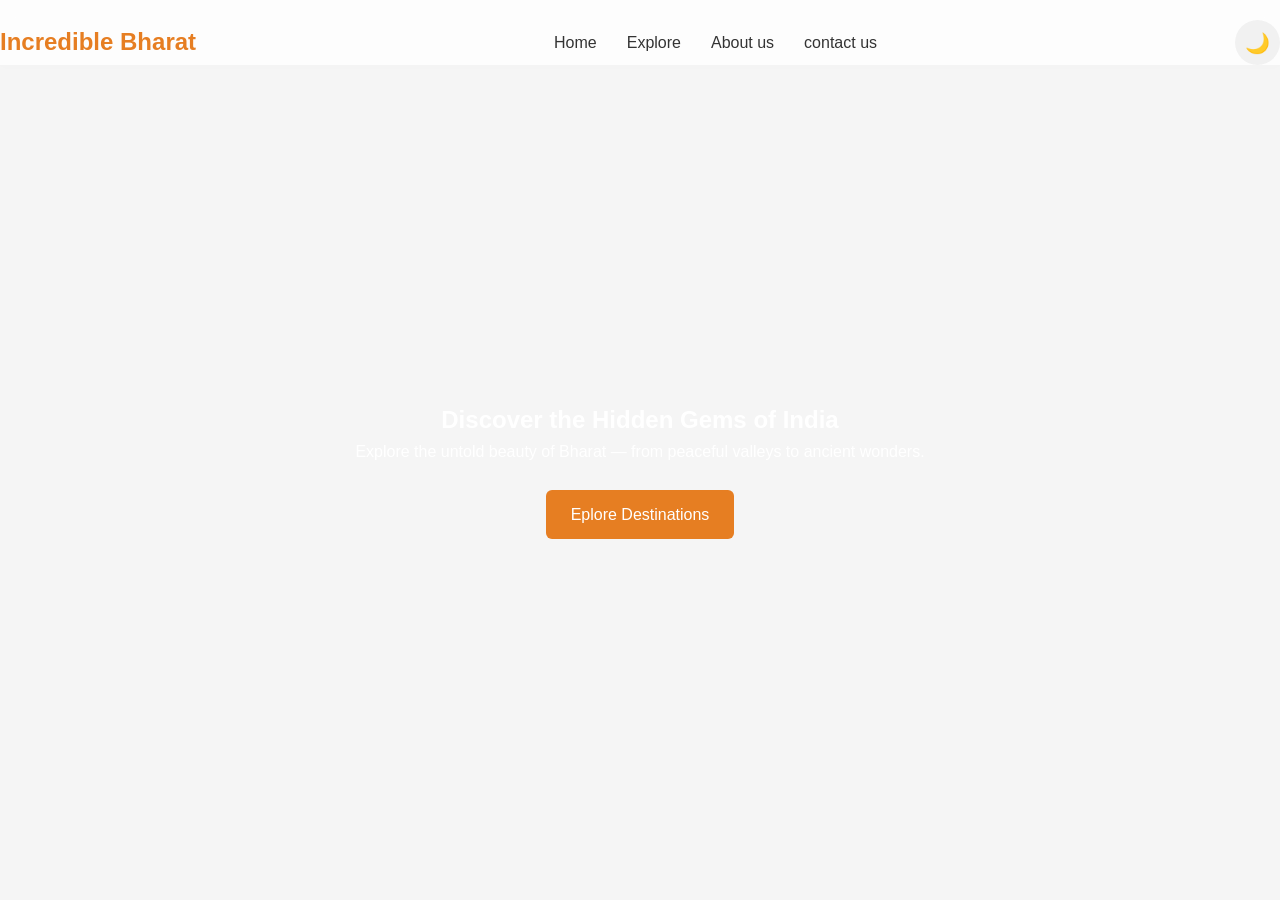
<file: index.html>
<!DOCTYPE html>
<html lang="en">
    <head>
        <meta charset="UTF-8">
        <meta name="viewpoint"
        content="width=device-width,initial-scale=1.0">
        <title>Incredible Bharat| Hidden Gems of India</title>
        <link herf="https://fonts.googleapis.com/css2?family=Merriweather:wght@700&family=Poppins:wght@400;500;600&display=swap" rel="stylesheet">
        <link  rel="stylesheet"
      href="style/style1.css">
    </head>
    <body>
        <header>
            <nav class="navbar">
                <h1 class="logo">Incredible Bharat</h1>
                <div class="menu-toggle" id="menu-toggle">☰</div>
                <ul class="nav-links">
                    <li><a href="index.html">Home</a></li>
                    <li><a href="destination.html">Explore</a></li>
                    <li><a href="about.html">About us</a></li>
                    <li><a href="contact.html">contact us</a></li>
                </ul>
                <button id="theme-toggle">🌙</button>
            </nav>
        </header>

        <section class="section1">
        <div class="section1-text">
            <script src="js/script.js"></script>
        <h2>Discover the Hidden Gems of India</h2>

        <p>Explore the untold beauty of Bharat — from peaceful valleys to ancient wonders.</p>
        <a href="destination.html" class="btn">Eplore Destinations</a>
        </div>
        </section>
    </body>
</html>
</file>
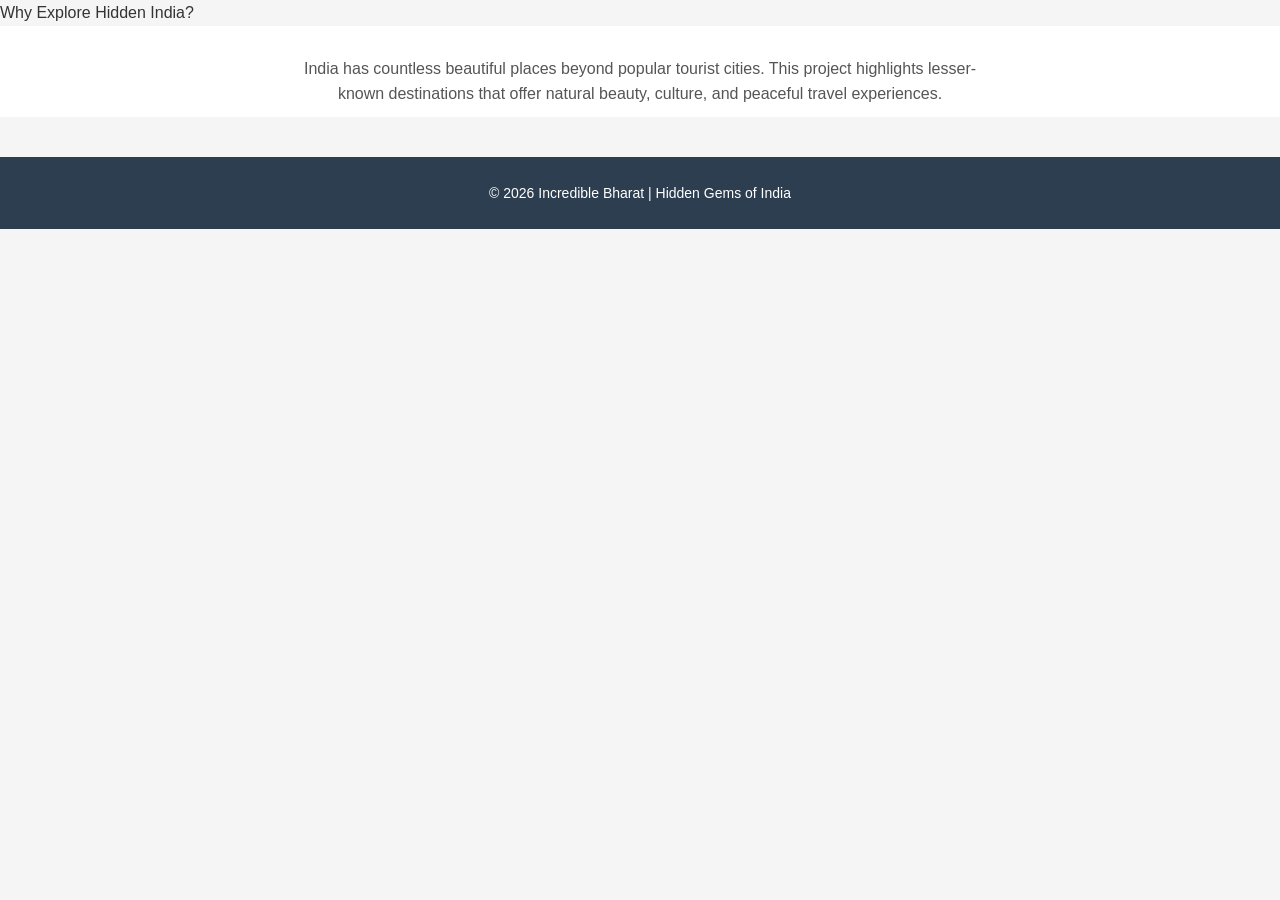
<file: about.html>
<!DOCTYPE html>
<html lang="en">
     <meta charset="UTF-8">
        <meta name="viewpoint"
        content="width=device-width,initial-scale=1.0"> 
        <link  rel="stylesheet"
      href="style/style2.css">
        <tittle>Why Explore Hidden India?</tittle>
      <link herf="https://fonts.googleapis.com/css2?family=Merriweather:wght@700&family=Poppins:wght@400;500;600&display=swap" rel="stylesheet">
       
     <body>
        <section>
            <p>
                India has countless beautiful places beyond popular tourist cities.
                This project highlights lesser-known destinations that offer natural beauty,
                culture, and peaceful travel experiences. 
            </p>
        </section>
        <footer>
            <p>© 2026 Incredible Bharat | Hidden Gems of India</p>
        </footer>
     </body>
</html>
</file>
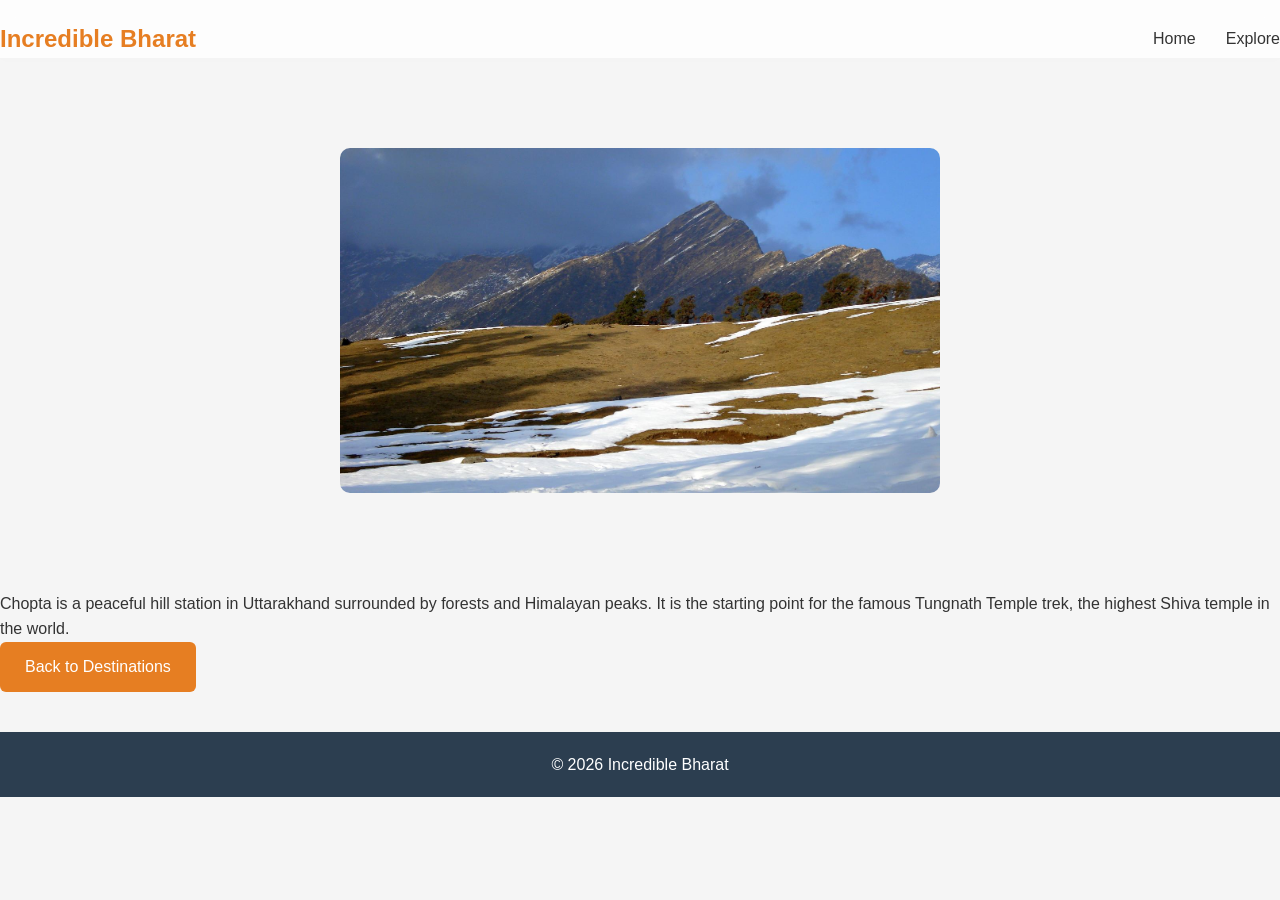
<file: chopta.html>
<!DOCTYPE html>
<html lang="en">
    <head>
        <meta charset="UTF-8">
        <meta name="viewpoint" content="width=device-width, initial-scale=1.0">
         
        <title>Chopta</title>
        <link rel="stylesheet" href="style/style1.css">
    </head>
    <body>
        <header>
         <nav class="navbar">
            <h1 class="logo">Incredible Bharat</h1>

            <ul class="nav-links">
                <li><a href="index1.html">Home</a></li>
                <li><a href="destination.html">Explore</a></li>
            </ul>
         </nav>
        </header>
        <section class="place">
            <img src="image/chopta-3.jpg" alt="Chopta">

         </section>
        <p>
         Chopta is a peaceful hill station in Uttarakhand surrounded by forests and
         Himalayan peaks. It is the starting point for the famous Tungnath Temple trek,
          the highest Shiva temple in the world.
         </p>

         <a href="destination.html" class="btn">Back to Destinations</a>

        </section>
        <footer>
            <p>© 2026 Incredible Bharat</p>
        </footer>
    </body>
</html>
</file>
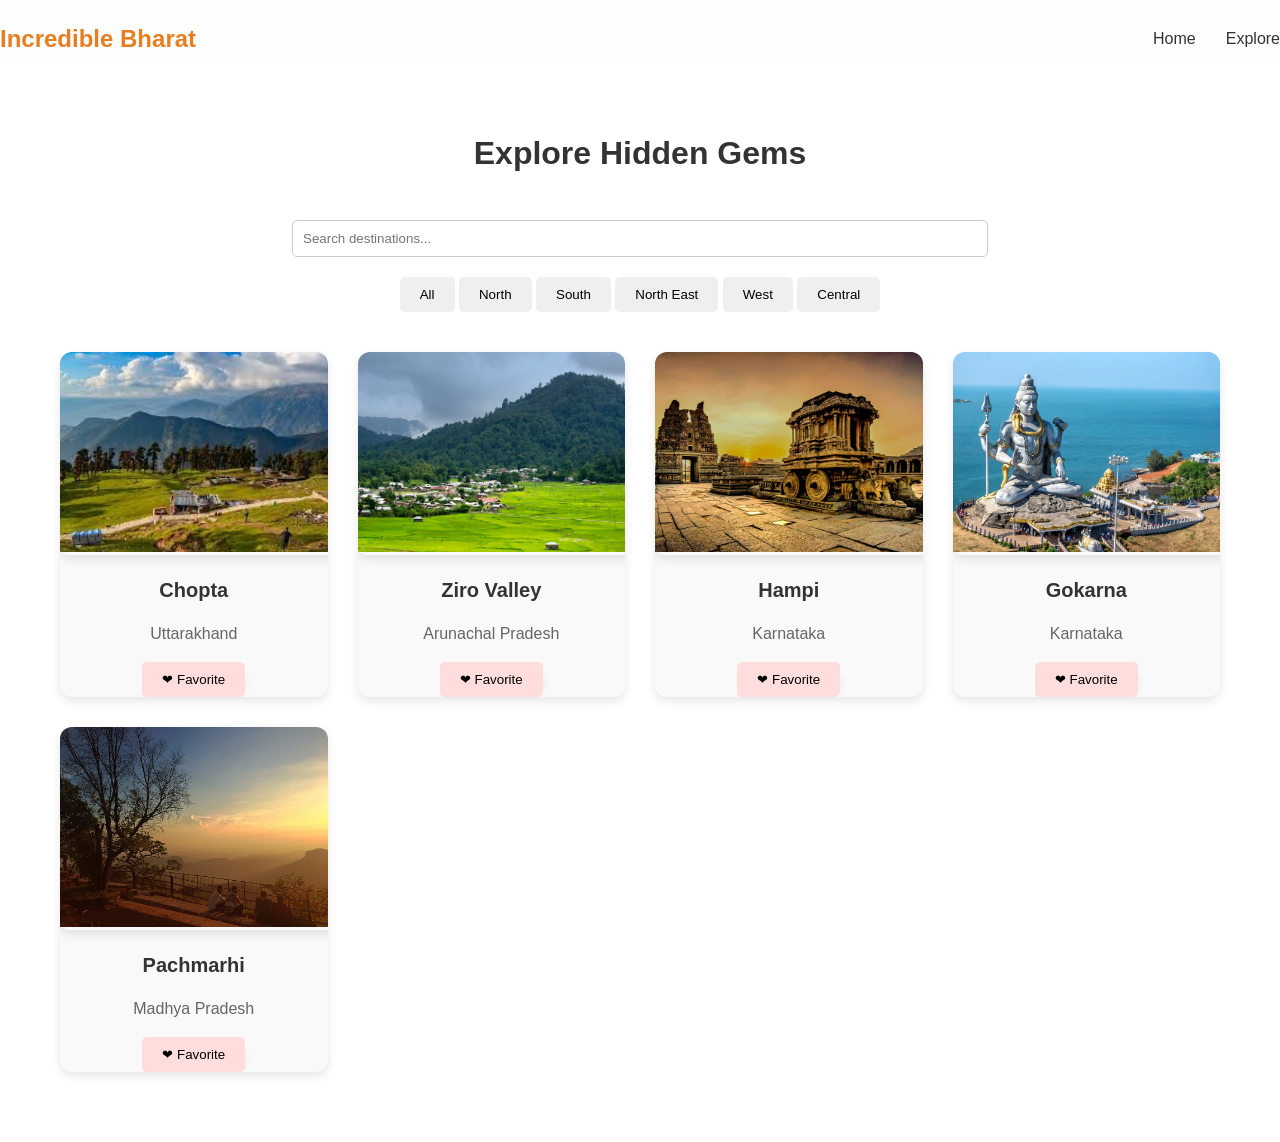
<file: destination.html>
<!DOCTYPE html>
<html lang="en">
<head>
<meta charset="UTF-8">
<meta name="viewport" content="width=device-width, initial-scale=1.0">

<title>Explore Destinations</title>

<link rel="stylesheet" href="style/style1.css">
</head>

<body>

<header>
<nav class="navbar">

<h1 class="logo">Incredible Bharat</h1>

<ul class="nav-links">
<li><a href="index.html">Home</a></li>
<li><a href="destination.html">Explore</a></li>
</ul>

</nav>
</header>


<section class="destinations">

<h2>Explore Hidden Gems</h2>

<div class="controls">

<input type="text" id="search" placeholder="Search destinations...">

<button class="filter-btn" data-region="all">All</button>
<button class="filter-btn" data-region="north">North</button>
<button class="filter-btn" data-region="south">South</button>
<button class="filter-btn" data-region="northeast">North East</button>
<button class="filter-btn" data-region="west">West</button>
<button class="filter-btn" data-region="central">Central</button>

</div>

<div class="destination-container">

<div class="card north">
<a href="chopta.html" class="card north">
<img src="image/chopta.jpeg" alt="Chopta">
<h3>Chopta</h3>
<p>Uttarakhand</p>

<button class="fav-btn">
    &#x2764; Favorite
</button>

</a>
</div>

<div class="card northeast">
<a href="ziro valley.html" class="card northeast">
<img src="image/ziro valley.jpg" alt="Ziro">
<h3>Ziro Valley</h3>
<p>Arunachal Pradesh</p>

<button class="fav-btn">
    &#x2764; Favorite
</button>

</a>
</div>

<div class="card south">
<a href="Hampi.html" class=" card south">
<img src="image/Hampi.jpg" alt="Hampi">
<h3>Hampi</h3>
<p>Karnataka</p>

<button class="fav-btn">
    &#x2764; Favorite
</button>

</a>
</div>

<div class="card south">
<a href="Gokarna.html" class="card south">
<img src="image/Gokarna.png" alt="Gokarna">
<h3>Gokarna</h3>
<p>Karnataka</p>

<button class="fav-btn">
    &#x2764; Favorite
</button>

</a>
</div>

<div class="card north">
<a href="pachmari.html" class="card north">
<img src="image/pachmari.JPG" alt="Pachmarhi">
<h3>Pachmarhi</h3>
<p>Madhya Pradesh</p>

<button class="fav-btn">
    &#x2764; Favorite
</button>

</a>
</div>

</div>

</section>
<script src="js/script.js"></script>

</body>
</html>
</file>
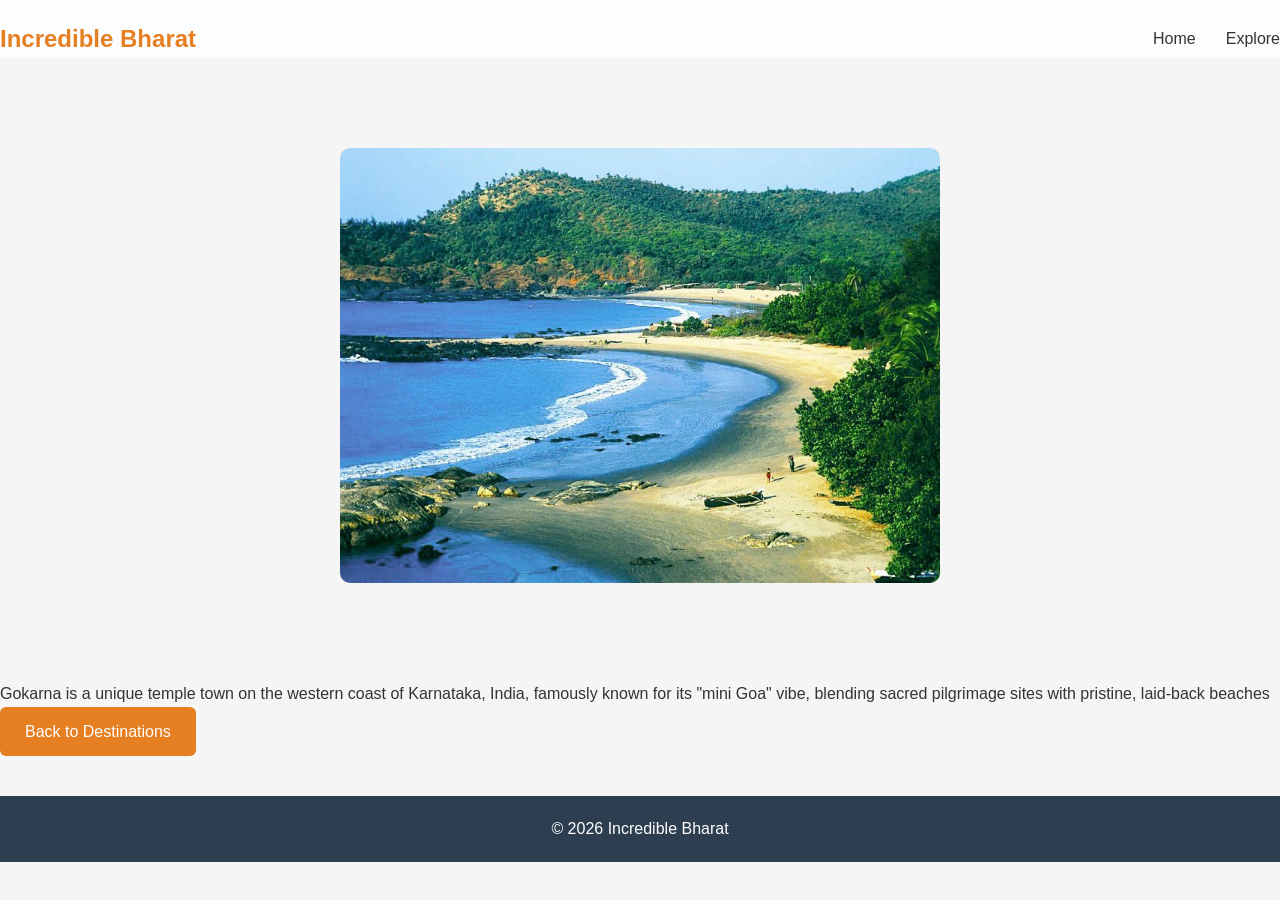
<file: Gokarna.html>
<!DOCTYPE html>
<html lang="en">
    <head>
        <meta charset="UTF-8">
        <meta name="viewpoint" content="width=device-width, initial-scale=1.0">
         
        <title>Chopta</title>
        <link rel="stylesheet" href="style/style1.css">
    </head>
    <body>
        <header>
         <nav class="navbar">
            <h1 class="logo">Incredible Bharat</h1>

            <ul class="nav-links">
                <li><a href="index1.html">Home</a></li>
                <li><a href="destination.html">Explore</a></li>
            </ul>
         </nav>
        </header>
        <section class="place">
            <img src="image/gokarna1.jpg" alt="Gokarna">

         </section>
        <p>
        Gokarna is a unique temple town on the western coast of Karnataka, India, famously known for its "mini Goa" vibe, blending sacred pilgrimage sites with pristine, laid-back beaches
         </p>

         <a href="destination.html" class="btn">Back to Destinations</a>

        </section>
        <script src="js/script.js"></script>
        <footer>
            <p>© 2026 Incredible Bharat</p>
        </footer>
    </body>
</html>
</file>
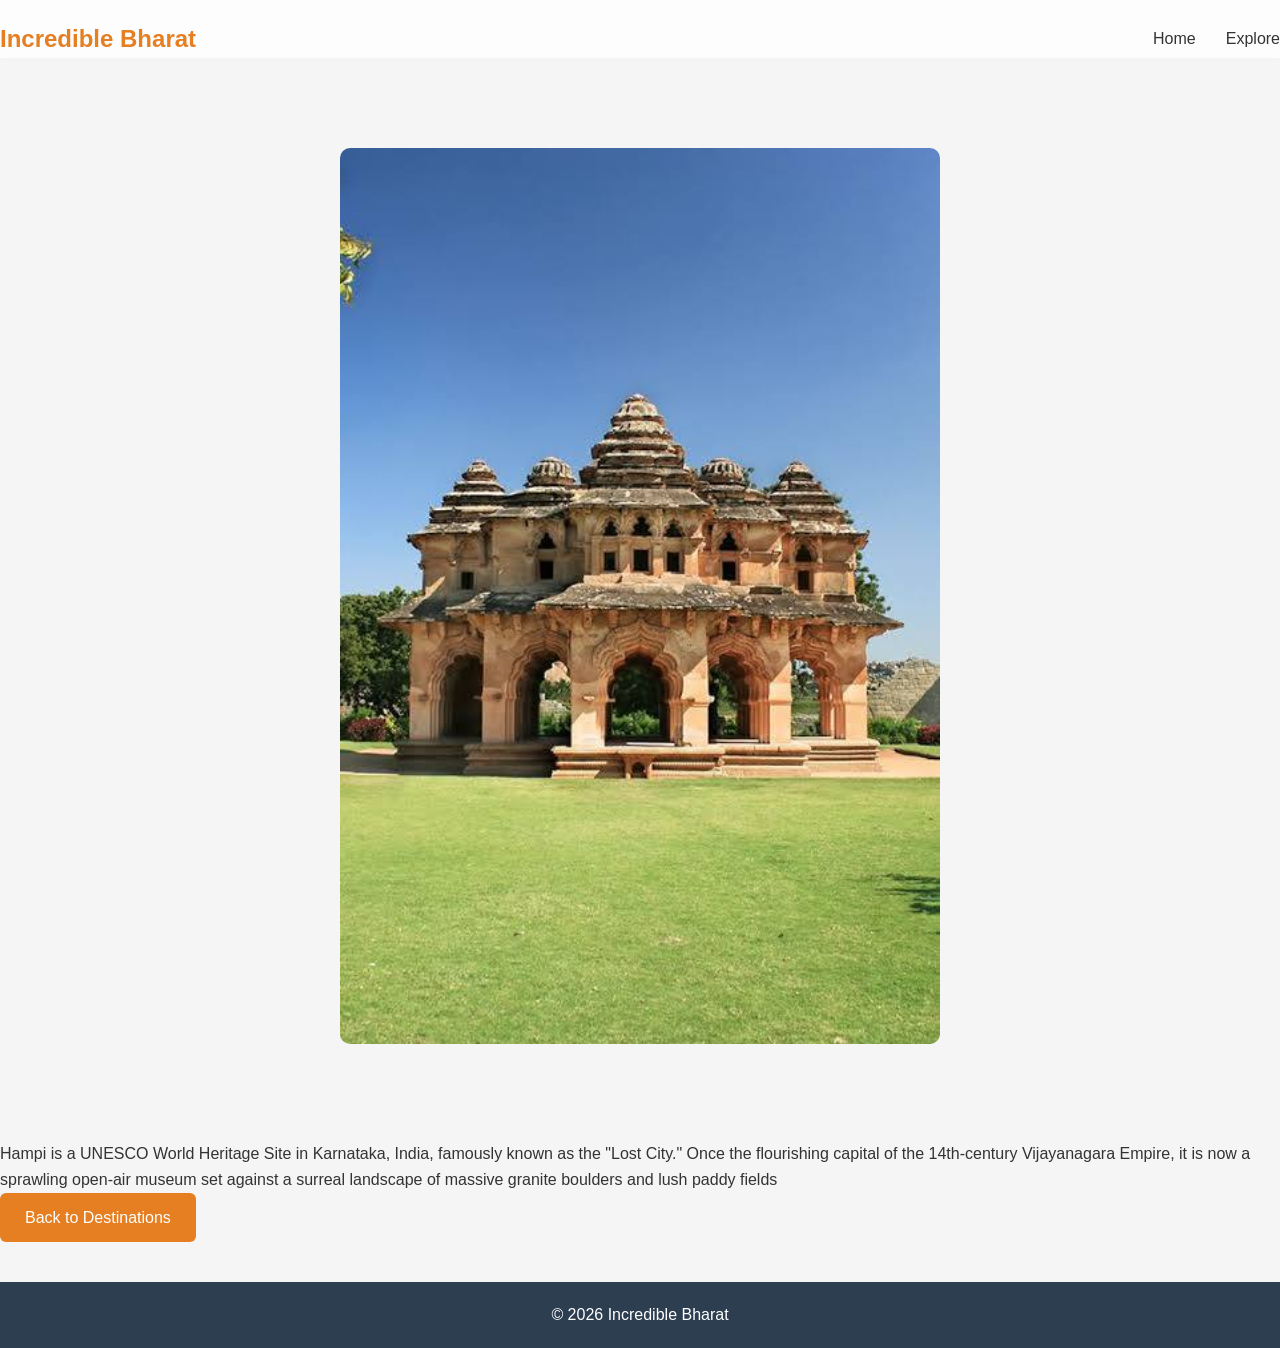
<file: Hampi.html>
<!DOCTYPE html>
<html lang="en">
    <head>
        <meta charset="UTF-8">
        <meta name="viewpoint" content="width=device-width, initial-scale=1.0">
         
        <title>Hampi</title>
        <link rel="stylesheet" href="style/style1.css">
    </head>
    <body>
        <header>
         <nav class="navbar">
            <h1 class="logo">Incredible Bharat</h1>

            <ul class="nav-links">
                <li><a href="index1.html">Home</a></li>
                <li><a href="destination.html">Explore</a></li>
            </ul>
         </nav>
        </header>
        <section class="place">
            <img src="image/hampi1.jpeg" alt="Hampi">

         </section>
        <p>
            Hampi is a UNESCO World Heritage Site in Karnataka, India, famously known as the "Lost City." Once the flourishing capital of the 14th-century Vijayanagara Empire, it is now a sprawling open-air museum set against a surreal landscape of massive granite boulders and lush paddy fields
        </p>
         <a href="destination.html" class="btn">Back to Destinations</a>

        </section>
        <footer>
            <p>© 2026 Incredible Bharat</p>
        </footer>
    </body>
</html>
</file>
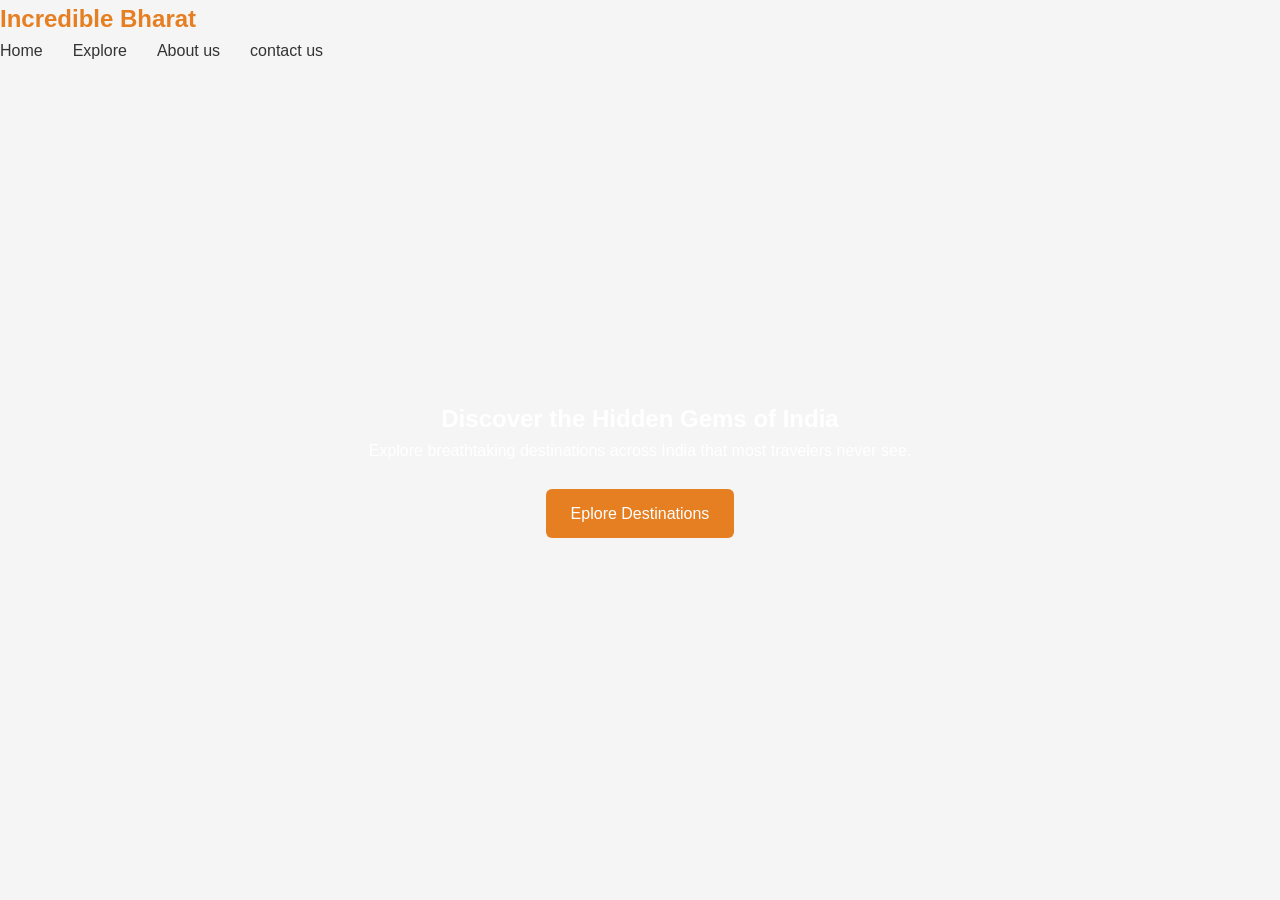
<file: index1.html>
<!DOCTYPE html>
<html lang="en">
    <head>
        <meta charset="UTF-8">
        <meta name="viewpoint"
        content="width=device-width,initial-scale=1.0">
        <title>Incredible Bharat| Hidden Gems of India</title>
        <link herf="https://fonts.googleapis.com/css2?family=Merriweather:wght@700&family=Poppins:wght@400;500;600&display=swap" rel="stylesheet">
        <link  rel="stylesheet"
      href="style/style1.css">
    </head>
    <body>
        <header>
            <nav clas="navbar">
                <h1 class="logo">Incredible Bharat</h1>
                <ul class="nav-links">
                    <li><a href="index1.html">Home</a></li>
                    <li><a href="destination.html">Explore</a></li>
                    <li><a href="about.html">About us</a></li>
                    <li><a href="contact.html">contact us</a></li>
                </ul>
            </nav>
        </header>

        <section class="section1">
        <div class="section1-text">
        <h2>Discover the Hidden Gems of India</h2>

        <p>Explore breathtaking destinations across India that most travelers never see.</p>
        <a href="destination.html" class="btn">Eplore Destinations</a>
        </div>
        </section>
    </body>
</html>
</file>
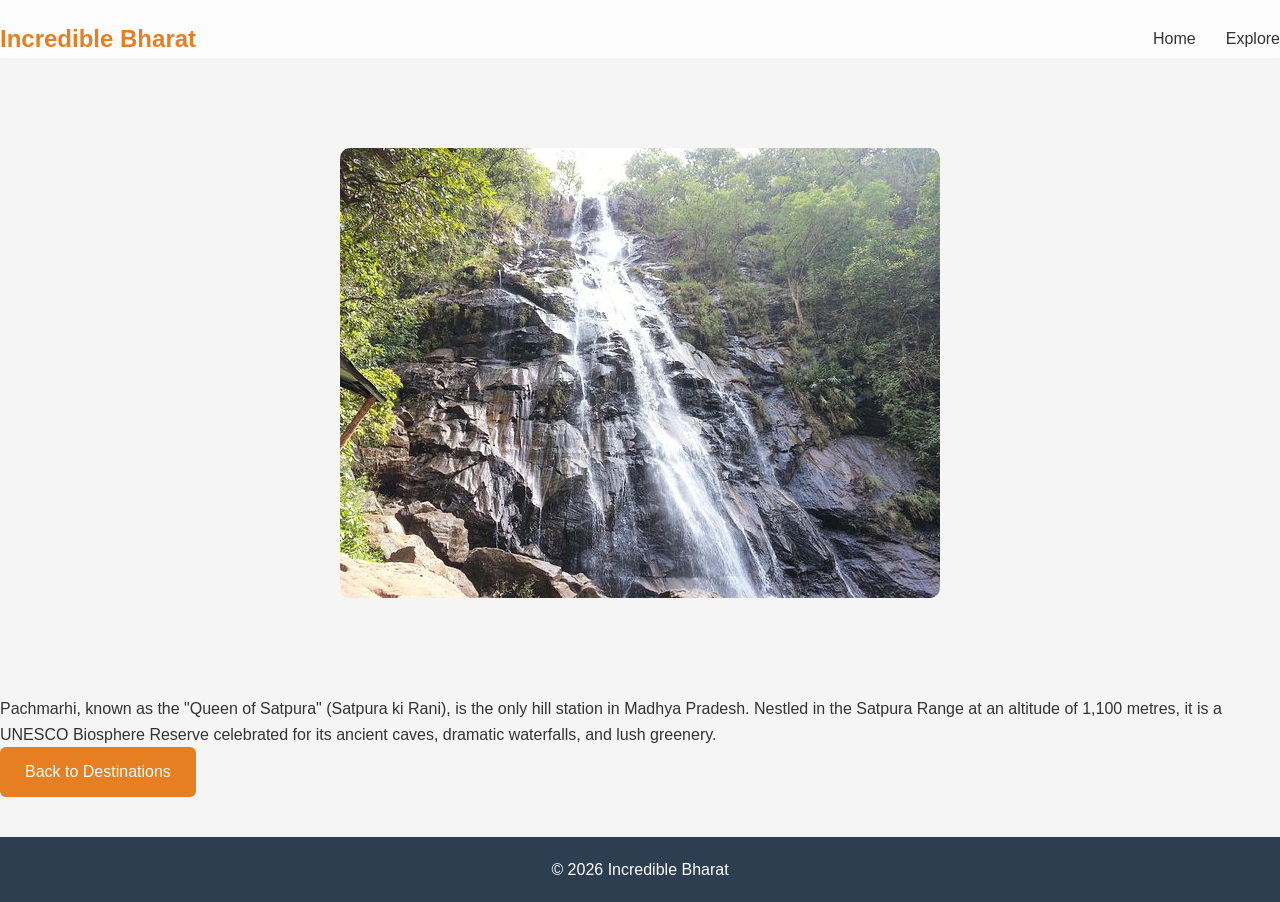
<file: pachmari.html>
<!DOCTYPE html>
<html lang="en">
    <head>
        <meta charset="UTF-8">
        <meta name="viewpoint" content="width=device-width, initial-scale=1.0">
         
        <title>Chopta</title>
        <link rel="stylesheet" href="style/style1.css">
    </head>
    <body>
        <header>
         <nav class="navbar">
            <h1 class="logo">Incredible Bharat</h1>

            <ul class="nav-links">
                <li><a href="index1.html">Home</a></li>
                <li><a href="destination.html">Explore</a></li>
            </ul>
         </nav>
        </header>
        <section class="place">
            <img src="image/pachmarhi1.jpg" alt="Panchmari">

         </section>
        <p>
         Pachmarhi, known as the "Queen of Satpura" (Satpura ki Rani), is the only hill station in Madhya Pradesh. Nestled in the Satpura Range at an altitude of 1,100 metres, it is a UNESCO Biosphere Reserve celebrated for its ancient caves, dramatic waterfalls, and lush greenery.
         </p>

         <a href="destination.html" class="btn">Back to Destinations</a>

        </section>
        <footer>
            <p>© 2026 Incredible Bharat</p>
        </footer>
    </body>
</html>
</file>
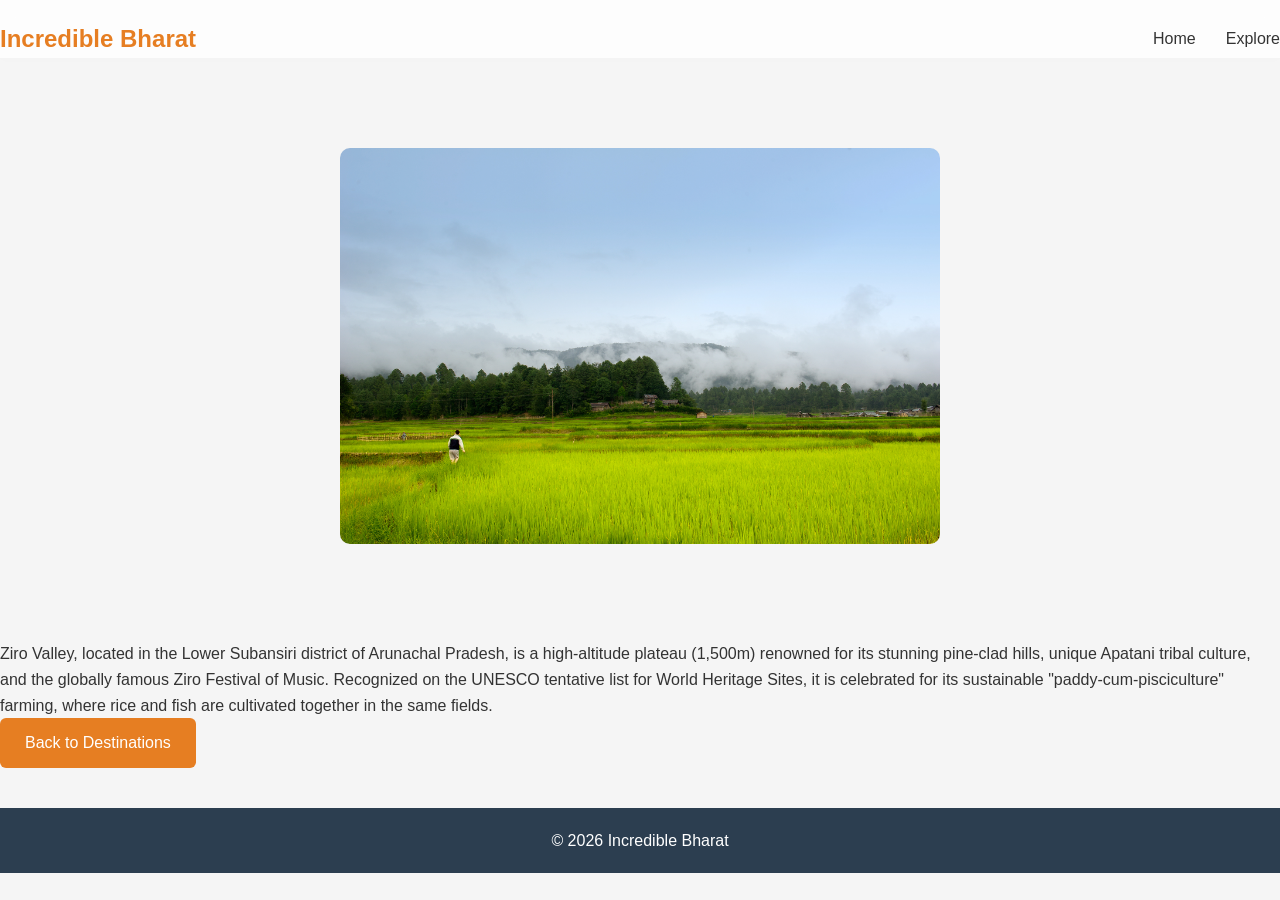
<file: ziro valley.html>
<!DOCTYPE html>
<html lang="en">
    <head>
        <meta charset="UTF-8">
        <meta name="viewpoint" content="width=device-width, initial-scale=1.0">
         
        <title>ziro-valley</title>
        <link rel="stylesheet" href="style/style1.css">
    </head>
    <body>
        <header>
         <nav class="navbar">
            <h1 class="logo">Incredible Bharat</h1>

            <ul class="nav-links">
                <li><a href="index1.html">Home</a></li>
                <li><a href="destination.html">Explore</a></li>
            </ul>
         </nav>
        </header>
        <section class="place">
            <img src="image/Ziro_valley_-_a_possible_world_heritage_site.jpg" alt="ziro-valley">

         </section>
        <section>
          <p>
         Ziro Valley, located in the Lower Subansiri district of Arunachal Pradesh, is a high-altitude plateau (1,500m) renowned for its stunning pine-clad hills, unique Apatani tribal culture, and the globally famous Ziro Festival of Music. Recognized on the UNESCO tentative list for World Heritage Sites, it is celebrated for its sustainable "paddy-cum-pisciculture" farming, where rice and fish are cultivated together in the same fields.
        </section>
        <section>
         <a href="destination.html" class="btn">Back to Destinations</a>
        </section>
        </section>
        <footer>
            <p>© 2026 Incredible Bharat</p>
        </footer>
    </body>
</html>
</file>
<file: style/style1.css>
*{
    margin: 0;
    padding: 0;
    box-sizing: border-box;
    font-family: poppins, sans-serif;
}
html{
    scroll-behavior: smooth;
}
body{
    background: #f5f5f5;
    color: #333;
    line-height: 1.6;
    transition: background 0.3s ease, color 0.3s ease;
}
.navbar{
    display: flex;
    justify-content: space-between;
    align-items: center;
    padding-block-start: 20px;
    padding-block-end: 0px;
    background:rgba(255,255,255,0.8);
    backdrop-filter: blur(10px);
    box-shadow: 0 2px 8px rgba(0,0,0,0.01);
    position: sticky;
    top: 0;
    z-index:100;
}
.logo{
    font-size: 24px;
    font-weight: 600;
    color: #e67e22;
}
.nav-links{
    list-style: none;
    display: flex;
    gap: 30px;
}
.nav-links a{
    text-decoration: none;
    color: #333;
    font-weight: 500;
    transition: color 0.3s ease;
}
.nav-links a:hover{
    color: #e67e22;
}
.section1{
    height:90vh;
background-image:url(https://www.thegrandindianroute.com/wp-content/uploads/2024/02/Untitled-design-2024-07-17T005119.143.jpg);
background-size:cover;
background-position:center;

display:flex;
justify-content:center;
align-items:center;
text-align:center;
color:white;
padding:20px;
}
.section1-text h1{
    font-size: 18px;
    margin-bottom: 25px;
    max-width: 600px;
    margin-left: auto;
    margin-right: auto;
}
.section1-text p{
    margin-bottom:25px;
}
.btn{
    display: inline-block;
    padding: 12px 25px;
    background: #e67e22;
    color: white;
    text-decoration: none;
    font-weight: 500;
    border-radius: 6px;
    transition:  0.3s ;
}
.btn:hover{
    background: #cf711f;
}
.destinations {
    padding: 70px 60px;
    background: white;
    text-align: center;
}
.destinations h2{
    margin-bottom: 40px;
    font-size: 32px;
}

.destination-container{
    display: grid;
    gap:30px;
    margin-top: 40px;
    grid-template-columns: repeat(auto-fit, minmax(250px, 1fr));
}
.card{
    background: #f9f9f9;
    border-radius: 12px;
    cursor: pointer;
    overflow: hidden;
    box-shadow: 0 4px 10px rgba(0,0,0,0.1);
    transition: transform 0.3s ease, box-shadow 0.3s ease;
    text-decoration: none;
    color: inherit;
}
.card:hover{
    transform: translateY(-10px) scale(1.02);
    box-shadow: 0 12px 25px rgba(0,0,0,0.15);
}
.card img{
    width: 100%;
    height: 200px;
    object-fit: cover;
}
.card h3{
    margin: 15px;
    font-size: 20px;
}
.card p{
    margin: 0 15px 15px;
    color: #666;
}
.place{
padding:60px;
text-align:center;
}

.place img{
width:70%;
max-width:600px;
margin:30px 0;
border-radius:10px;
}
footer{
background:#2c3e50;
color:white;
text-align:center;
padding:20px;
margin-top:40px;
}
.menu-toggle{
    display: none;
    font-size: 24px;
    cursor: pointer;
}
#search{
    padding: 10px;
    width: 60%;
    margin: 20px auto;
    display: block;
    border-radius: 5px;
    border:1px solid #ccc;
}
/* Mobile*/
@media(max-width:768px){
.nav-links{
display:none;
flex-direction:column;
background:white;
position:absolute;
top:70px;
right:20px;
padding:20px;
}

.nav-links.active{
display:flex;
}

.menu-toggle{
display:block;
}

#search{
width: 250px;
padding: 10px;
border:1px solid #ccc;
border-radius:5px;
}
.controls{
    display:flex;
    flex-wrap:wrap;
    justify-content:center;
    gap:10px;
    margin-top:20px 0;}
}
.filter-btn,
.fav-btn{
    padding:10px 20px;
    border:none;
    border-radius:5px;
    cursor:pointer;
    
}
#theme-toggle{
    width:45px;
    height:45px;
    border:none;
    border-radius:50%;
    background:#f1f1f1;
    cursor:pointer;
    font-size:20px;
    transition:0.3s;
    display:flex;
    justify-content:center;
    align-items:center;
}
#theme-toggle:hover{
    transform:scale(1.1);
    background:#e67e22;
    color:white;
}

/* Dark Mode Styles */

body.dark-mode{   
    background:black;
    color: #555;
}

.dark-mode #search{
    background:#1f1f1f;
    color:white;
    border:1px solid #555;
}

.dark-mode #search::placeholder{
    color:#cccccc;
}

.dark-mode footer{
    background:#000;
    color:white;
}

.dark-mode .card{
    background:#1f1f1f;
}


.dark-mode .card h3{
    color:white;
}

.dark-mode .card p{
    color:#d9d9d9;
}
.dark-mode .navbar{
    background:rgba(0,0,0,0.8);
    backdrop-filter: blur(10px);
    box-shadow: 0 2px 8px rgba(255,255,255,0.01);
}
.dark-mode .nav-links a{
    color:white;
}
.dark-mode .nav-links a:hover{
    color: #e67e22;
}
.dark-mode .section1{
    background-image:url(https://www.thegrandindianroute.com/wp-content/uploads/2024/02/Untitled-design-2024-07-17T005119.143.jpg);
    background-size:cover;
    background-position:center;
}
.dark-mode .destinations{
    background:#1f1f1f;
}
.fav-btn{
    background: #ffdddd;;
}
body.dark-mode #theme-toggle{
    background:#333;
    color:white;
}
</file>
<file: style/style2.css>
*{
    margin: 0;
    padding: 0;
    box-sizing: border-box;
    font-family: poppins, sans-serif;
}
html{
    scroll-behavior: smooth;
}
body{
    background: #f5f5f5;
    color: #333;
    line-height: 1.6;
}

section{
padding:10px 20px;
text-align:center;
background:white;
}

section p{
max-width:700px;
margin:auto;
margin-top:20px;
color:#555;
}
    
footer{
background:#2c3e50;
color:white;
text-align:center;
padding:25px;
margin-top:40px;
font-size:14px;
}
</file>
